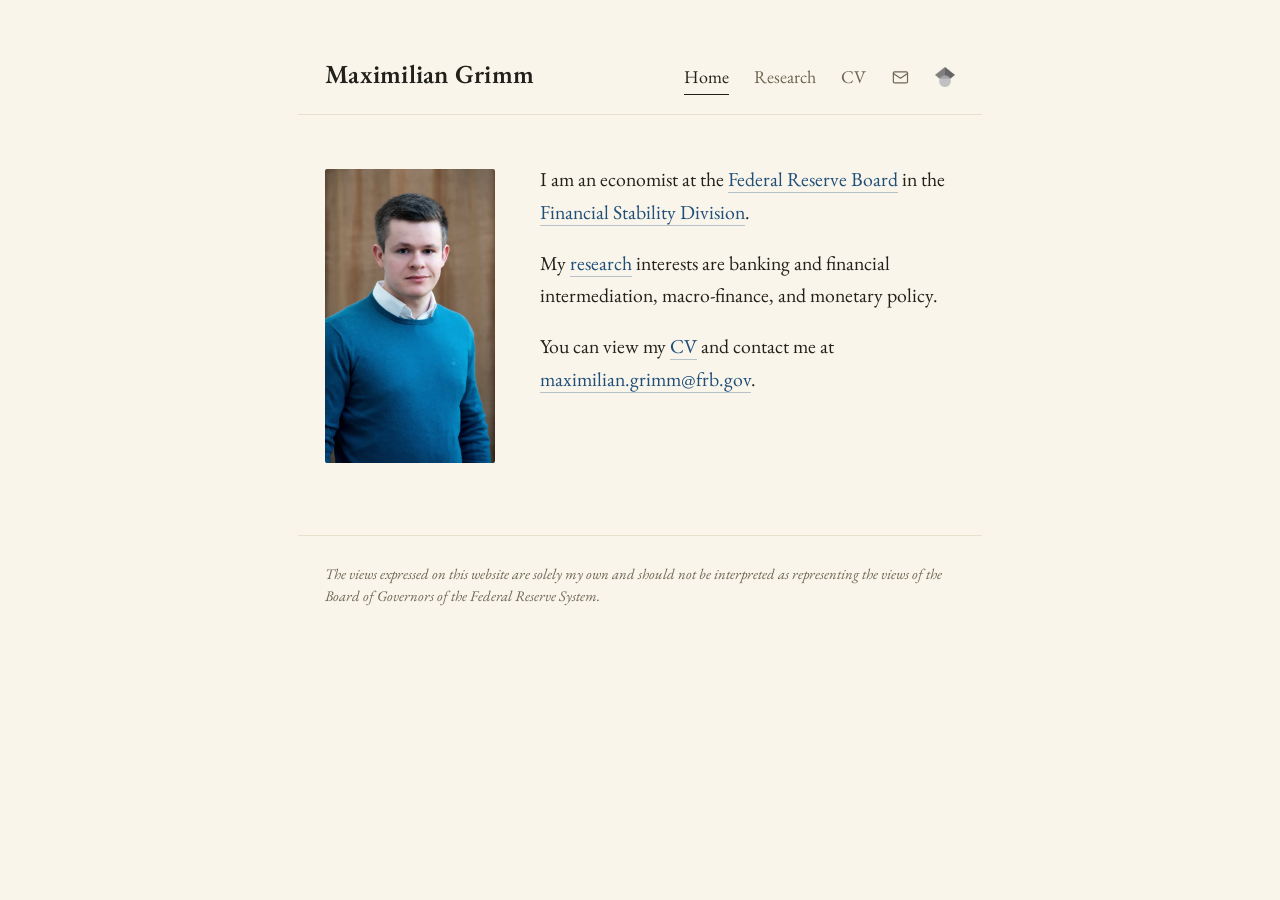
<file: index.html>
<!DOCTYPE html>
<html lang="en">
<head>
  <meta charset="UTF-8">
  <meta name="viewport" content="width=device-width, initial-scale=1">
  <title>Maximilian Grimm</title>
  <meta name="description" content="Economist at the Federal Reserve Board. Research on banking, macro-finance, and monetary policy.">
  <meta property="og:type" content="website">
  <meta property="og:url" content="https://maximiliangrimm.com/">
  <meta property="og:title" content="Maximilian Grimm">
  <meta property="og:description" content="Economist at the Federal Reserve Board. Research on banking, macro-finance, and monetary policy.">
  <meta property="og:image" content="https://maximiliangrimm.com/assets/profile.jpg">
  <meta name="twitter:card" content="summary">
  <link rel="icon" type="image/png" href="assets/favicon.png">
  <link rel="preconnect" href="https://fonts.googleapis.com">
  <link rel="preconnect" href="https://fonts.gstatic.com" crossorigin>
  <link href="https://fonts.googleapis.com/css2?family=EB+Garamond:ital,wght@0,400;0,500;0,600;1,400&display=swap" rel="stylesheet">
  <link rel="stylesheet" href="style.css">
</head>
<body>
  <header class="site-header">
    <a href="index.html" class="brand">Maximilian Grimm</a>
    <nav>
      <a href="index.html" class="active">Home</a>
      <a href="research.html">Research</a>
      <a href="assets/CV.pdf" target="_blank" rel="noopener">CV</a>
      <a href="mailto:maximilian.grimm@frb.gov" class="email-icon" aria-label="Email"><svg xmlns="http://www.w3.org/2000/svg" viewBox="0 0 24 24" fill="none" stroke="currentColor" stroke-width="1.5" stroke-linecap="round" stroke-linejoin="round" aria-hidden="true"><rect x="3" y="5" width="18" height="14" rx="1.5"/><path d="M3 7l9 6 9-6"/></svg></a>
      <a href="https://scholar.google.com/citations?user=PQj4mp8AAAAJ" target="_blank" rel="noopener" aria-label="Google Scholar"><img src="assets/googlescholar.png" alt="Google Scholar" class="scholar-icon"></a>
    </nav>
  </header>

  <main>
    <section class="intro">
      <img src="assets/profile.jpg" alt="Maximilian Grimm" class="portrait">
      <div class="bio">
        <p>
          I am an economist at the
          <a href="https://www.federalreserve.gov/" target="_blank" rel="noopener">Federal Reserve Board</a>
          in the
          <a href="https://www.federalreserve.gov/econres/fsprstaff.htm" target="_blank" rel="noopener">Financial Stability Division</a>.
        </p>
        <p>
          My <a href="research.html">research</a> interests are banking and
          financial intermediation, macro-finance, and monetary policy.
        </p>
        <p>
          You can view my <a href="assets/CV.pdf" target="_blank" rel="noopener">CV</a> and contact me at
          <a href="mailto:maximilian.grimm@frb.gov">maximilian.grimm@frb.gov</a>.
        </p>
      </div>
    </section>
  </main>

  <footer class="site-footer">
    <p>
      The views expressed on this website are solely my own and should not be
      interpreted as representing the views of the Board of Governors of the
      Federal Reserve System.
    </p>
  </footer>
</body>
</html>
</file>
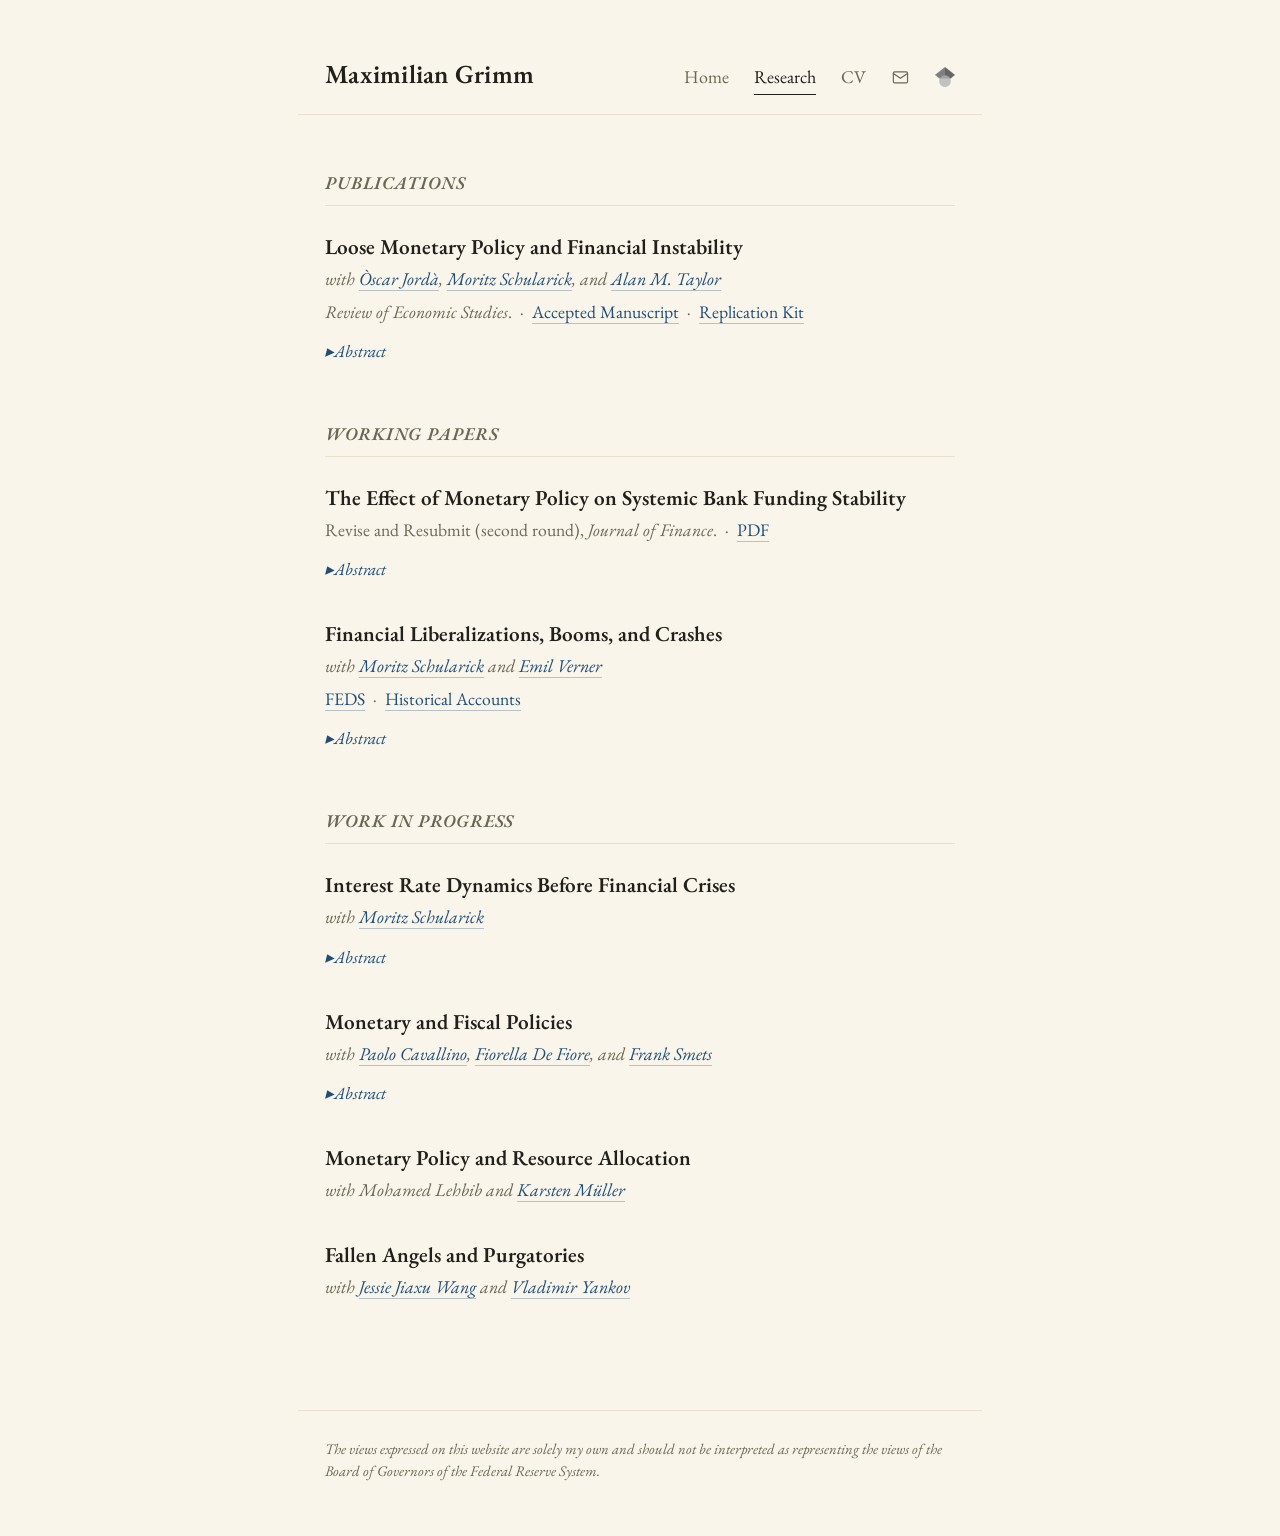
<file: research.html>
<!DOCTYPE html>
<html lang="en">
<head>
  <meta charset="UTF-8">
  <meta name="viewport" content="width=device-width, initial-scale=1">
  <title>Research — Maximilian Grimm</title>
  <meta name="description" content="Working papers and publications in macro-finance, banking, and monetary policy.">
  <meta property="og:type" content="website">
  <meta property="og:url" content="https://maximiliangrimm.com/research.html">
  <meta property="og:title" content="Research — Maximilian Grimm">
  <meta property="og:description" content="Working papers and publications in macro-finance, banking, and monetary policy.">
  <meta property="og:image" content="https://maximiliangrimm.com/assets/profile.jpg">
  <meta name="twitter:card" content="summary">
  <link rel="icon" type="image/png" href="assets/favicon.png">
  <link rel="preconnect" href="https://fonts.googleapis.com">
  <link rel="preconnect" href="https://fonts.gstatic.com" crossorigin>
  <link href="https://fonts.googleapis.com/css2?family=EB+Garamond:ital,wght@0,400;0,500;0,600;1,400&display=swap" rel="stylesheet">
  <link rel="stylesheet" href="style.css">
</head>
<body>
  <header class="site-header">
    <a href="index.html" class="brand">Maximilian Grimm</a>
    <nav>
      <a href="index.html">Home</a>
      <a href="research.html" class="active">Research</a>
      <a href="assets/CV.pdf" target="_blank" rel="noopener">CV</a>
      <a href="mailto:maximilian.grimm@frb.gov" class="email-icon" aria-label="Email"><svg xmlns="http://www.w3.org/2000/svg" viewBox="0 0 24 24" fill="none" stroke="currentColor" stroke-width="1.5" stroke-linecap="round" stroke-linejoin="round" aria-hidden="true"><rect x="3" y="5" width="18" height="14" rx="1.5"/><path d="M3 7l9 6 9-6"/></svg></a>
      <a href="https://scholar.google.com/citations?user=PQj4mp8AAAAJ" target="_blank" rel="noopener" aria-label="Google Scholar"><img src="assets/googlescholar.png" alt="Google Scholar" class="scholar-icon"></a>
    </nav>
  </header>

  <main>

    <!-- ============ PUBLICATIONS ============ -->
    <h2 class="section">Publications</h2>

    <article class="paper">
      <h3>Loose Monetary Policy and Financial Instability</h3>
      <p class="authors">
        with
        <a href="https://sites.google.com/site/oscarjorda/" target="_blank" rel="noopener">Òscar Jordà</a>,
        <a href="https://www.moritzschularick.com/" target="_blank" rel="noopener">Moritz Schularick</a>, and
        <a href="https://sites.google.com/view/amtaylor/home" target="_blank" rel="noopener">Alan M. Taylor</a>
      </p>
      <p class="venue">
        <em>Review of Economic Studies</em>.
        &nbsp;·&nbsp; <a href="https://doi.org/10.1093/restud/rdag044" target="_blank" rel="noopener">Accepted Manuscript</a>
        &nbsp;·&nbsp; <a href="https://zenodo.org/records/19036252" target="_blank" rel="noopener">Replication Kit</a>
      </p>
      <details>
        <summary>Abstract</summary>
        <p>Do periods of persistently loose monetary policy increase financial fragility and the likelihood of a financial crisis? This is a central question for policymakers, yet the literature does not provide systematic empirical evidence about this link at the aggregate level. In this paper we fill this gap by analyzing long-run historical data. We find that when the stance of monetary policy is accommodative over an extended period, the likelihood of financial turmoil in the medium term increases considerably. We investigate the causal pathways that lead to this result and argue that credit creation and asset price overheating are important intermediating channels.</p>
      </details>
    </article>

    <!-- ============ WORKING PAPERS ============ -->
    <h2 class="section">Working Papers</h2>

    <article class="paper">
      <h3>The Effect of Monetary Policy on Systemic Bank Funding Stability</h3>
      <p class="venue">
        Revise and Resubmit (second round), <em>Journal of Finance</em>.
        &nbsp;·&nbsp; <a href="https://www.dropbox.com/scl/fi/7x0cuejrcm5okdf9a26bt/paper.pdf?rlkey=ygp1u26knhdp9qj2w7esnxvqn&amp;dl=0" target="_blank" rel="noopener">PDF</a>
      </p>
      <details>
        <summary>Abstract</summary>
        <p>Does monetary policy affect funding vulnerabilities of banking systems? Using a newly constructed worldwide dataset covering the liability structure of banking sectors at monthly frequency, I show that contractionary monetary policy raises financial stability risk by shifting funding toward non-core, market-based sources. I rationalize this effect of monetary policy on banks' funding vulnerabilities in a model in which profit-maximizing banks do not internalize the risk stemming from rising runnable debt. This paper shows that monetary policy has direct consequences for systemic financial stability by changing the liability structure of the banking system.</p>
      </details>
    </article>

    <article class="paper">
      <h3>Financial Liberalizations, Booms, and Crashes</h3>
      <p class="authors">
        with
        <a href="https://www.moritzschularick.com/" target="_blank" rel="noopener">Moritz Schularick</a> and
        <a href="https://www.emilverner.com/" target="_blank" rel="noopener">Emil Verner</a>
      </p>
      <p class="venue">
        <a href="https://www.federalreserve.gov/econres/feds/financial-liberalizations-booms-and-crashes.htm" target="_blank" rel="noopener">FEDS</a>
        &nbsp;·&nbsp; <a href="https://raw.githubusercontent.com/maximiliangrimm/FinancialLiberalization/main/historical_accounts.pdf" target="_blank" rel="noopener">Historical Accounts</a>
      </p>
      <details>
        <summary>Abstract</summary>
        <p>Financial liberalization is often seen as a way to deepen credit markets and stimulate economic growth, but it may also fuel credit booms that end in crisis. We construct a new cross-country database of banking regulation policies covering 21 regulatory indicators for 18 advanced economies since World War II. We distinguish liberalizations that directly relax constraints on credit supply from broader financial reforms. Liberalizations that directly affect credit supply lead to substantial expansions in private credit. Credit expansion is concentrated in non-tradable sectors and is not accompanied by higher interest rates or credit spreads in the short run, consistent with an outward shift in credit supply. Real GDP rises over the following 2 to 4 years, but the gains are temporary. On average, GDP returns to trend in the medium run, and there is an increase in the risk of financial crisis and worse downside growth outcomes. Only liberalizations that directly expand credit supply generate these boom-bust dynamics. Based on these estimates, financial liberalization is welfare-improving for coefficients of relative risk aversion below 7.2, a moderately high value.</p>
      </details>
    </article>

    <!-- ============ WORK IN PROGRESS ============ -->
    <h2 class="section">Work in Progress</h2>

    <article class="paper">
      <h3>Interest Rate Dynamics Before Financial Crises</h3>
      <p class="authors">with <a href="https://www.moritzschularick.com/" target="_blank" rel="noopener">Moritz Schularick</a></p>
      <details>
        <summary>Abstract</summary>
        <p>Using long-run data for 18 advanced economies, we show that the forecasting power of the yield curve for recession rests on the small subset of recessions that coincide with financial crises. We uncover a distinct pattern that differentiates the behavior of the yield curve before normal recessions and financial crises: before crises, the short-term rate rises while the long-term rate stays put. Before normal recessions, both ends of the yield curve fall. We show that a falling yield curve spread in an environment of booming bank lending provides a valuable signal for financial instability. This is driven by compressed pricing of risk and reflected in a declining term premium.</p>
      </details>
    </article>

    <article class="paper">
      <h3>Monetary and Fiscal Policies</h3>
      <p class="authors">
        with
        <a href="https://sites.google.com/site/pcavallino/" target="_blank" rel="noopener">Paolo Cavallino</a>,
        <a href="https://www.bis.org/author/fiorella-de-fiore" target="_blank" rel="noopener">Fiorella De Fiore</a>, and
        <a href="https://www.bis.org/author/frank-smets" target="_blank" rel="noopener">Frank Smets</a>
      </p>
      <details>
        <summary>Abstract</summary>
        <p>This paper examines the interaction between monetary and fiscal policy through their effects on financial market conditions, both theoretically and empirically. Monetary and fiscal policy influence the allocation directly through changes in their instruments and indirectly by impacting banks' balance sheets and credit availability. Monetary policy can affect the economy through two channels for a given fiscal stance. First, higher policy rates increase government borrowing costs, reducing the value of bonds on banks' balance sheets. This tightens banks' leverage constraints and limits their ability to raise deposits for credit. Second, quantitative tightening raises the share of bonds held by the private sector, further tightening banks' leverage constraints, similar to a rate hike. Fiscal policy that increases public debt also tightens banks' leverage constraints for a given monetary stance, increasing private sector bond holdings and adversely impacting credit and real activity.</p>
      </details>
    </article>

    <article class="paper">
      <h3>Monetary Policy and Resource Allocation</h3>
      <p class="authors">with Mohamed Lehbib and <a href="https://www.karstenmueller.com/" target="_blank" rel="noopener">Karsten Müller</a></p>
    </article>

    <article class="paper">
      <h3>Fallen Angels and Purgatories</h3>
      <p class="authors">with <a href="https://jiaxuwang.com/" target="_blank" rel="noopener">Jessie Jiaxu Wang</a> and <a href="https://odalv.net/" target="_blank" rel="noopener">Vladimir Yankov</a></p>
    </article>

  </main>

  <footer class="site-footer">
    <p>
      The views expressed on this website are solely my own and should not be
      interpreted as representing the views of the Board of Governors of the
      Federal Reserve System.
    </p>
  </footer>
</body>
</html>
</file>
<file: style.css>
/* ==========================================================================
   Maximilian Grimm — personal site
   Aesthetic: parchment scholarly, all-serif, narrow measure
   ========================================================================== */

:root {
  --paper:   #f9f5ea;   /* parchment background (yellow-leaning, not cream) */
  --ink:     #21201a;   /* near-black text, slight olive cast */
  --muted:   #6c6754;   /* secondary text, metadata (olive-taupe) */
  --rule:    #e6e0cd;   /* aged-paper dividers */
  --accent:  #1f4e79;   /* Prussian navy for links */
  --accent-hover: #143a5e;

  --measure: 38rem;     /* content column width */
  --pad-x:   1.5rem;
}

* { box-sizing: border-box; }

html {
  font-size: 18px;       /* slightly larger base; readable for body text */
  scroll-behavior: smooth;
}

body {
  margin: 0;
  background: var(--paper);
  color: var(--ink);
  font-family: "EB Garamond", Georgia, "Times New Roman", serif;
  font-weight: 400;
  font-feature-settings: "kern" 1, "liga" 1, "onum" 1;
  line-height: 1.6;
  -webkit-font-smoothing: antialiased;
  -moz-osx-font-smoothing: grayscale;
}

/* ==========================================================================
   Header
   ========================================================================== */

.site-header {
  max-width: var(--measure);
  margin: 0 auto;
  padding: 3rem var(--pad-x) 0;
  display: flex;
  flex-wrap: wrap;
  justify-content: space-between;
  align-items: baseline;
  gap: 1rem;
  border-bottom: 1px solid var(--rule);
  padding-bottom: 1rem;
}

.brand {
  font-size: 1.45rem;
  font-weight: 600;
  letter-spacing: 0.01em;
  color: var(--ink);
  text-decoration: none;
}

.site-header nav {
  display: flex;
  gap: 1.4rem;
  font-size: 1rem;
}

.site-header nav a {
  color: var(--muted);
  text-decoration: none;
  position: relative;
  padding-bottom: 2px;
}

.site-header nav a:hover {
  color: var(--accent);
}

.site-header nav a.active {
  color: var(--ink);
}
.site-header nav a.active::after {
  content: "";
  position: absolute;
  left: 0; right: 0; bottom: -1px;
  height: 1px;
  background: var(--ink);
}

.site-header nav .scholar-icon {
  height: 1.1em;
  width: auto;
  vertical-align: -0.2em;
  filter: grayscale(1);
  transition: opacity 120ms ease;
}
.site-header nav a:hover .scholar-icon { opacity: 0.7; }

.site-header nav .email-icon svg {
  width: 1.05em;
  height: 1.05em;
  vertical-align: -0.2em;
}

/* ==========================================================================
   Main
   ========================================================================== */

main {
  max-width: var(--measure);
  margin: 0 auto;
  padding: 3rem var(--pad-x) 4rem;
}

main p { margin: 0 0 1rem; }

main a {
  color: var(--accent);
  text-decoration: none;
  border-bottom: 1px solid rgba(31, 78, 121, 0.3);
  transition: border-color 120ms ease, color 120ms ease;
}
main a:hover {
  color: var(--accent-hover);
  border-bottom-color: var(--accent-hover);
}

/* Section headings on research page */
h2.section {
  font-size: 1rem;
  font-weight: 600;
  font-style: italic;
  letter-spacing: 0.05em;
  text-transform: uppercase;
  color: var(--muted);
  margin: 3rem 0 1.5rem;
  padding-bottom: 0.4rem;
  border-bottom: 1px solid var(--rule);
}
h2.section:first-child { margin-top: 0; }

/* ==========================================================================
   Landing page intro
   ========================================================================== */

.intro {
  display: grid;
  grid-template-columns: 170px 1fr;
  gap: 2.5rem;
  align-items: start;
}

.portrait {
  width: 100%;
  height: auto;
  display: block;
  border-radius: 2px;
  filter: saturate(0.95);
}

.bio p {
  font-size: 1.1rem;
  line-height: 1.65;
}

.bio p:first-child { margin-top: -0.3rem; }

@media (max-width: 600px) {
  .intro {
    grid-template-columns: 1fr;
    gap: 1.5rem;
  }
  .portrait { max-width: 180px; }
}

/* ==========================================================================
   Papers
   ========================================================================== */

.paper {
  margin-bottom: 2rem;
}

.paper h3 {
  font-size: 1.18rem;
  font-weight: 600;
  margin: 0 0 0.25rem;
  line-height: 1.3;
  color: var(--ink);
}

.paper .authors {
  font-style: italic;
  color: var(--muted);
  margin: 0 0 0.25rem;
  font-size: 1rem;
}

.paper .venue {
  font-size: 0.98rem;
  color: var(--muted);
  margin: 0;
}

.paper details {
  margin-top: 0.6rem;
}

.paper summary {
  cursor: pointer;
  color: var(--accent);
  font-size: 0.95rem;
  font-style: italic;
  display: inline-block;
  list-style: none;
  user-select: none;
}
.paper summary::-webkit-details-marker { display: none; }
.paper summary::before {
  content: "▸ ";
  display: inline-block;
  transition: transform 150ms ease;
}
.paper details[open] summary::before {
  content: "▾ ";
}
.paper summary:hover { color: var(--accent-hover); }

.paper details > p {
  margin: 0.5rem 0 0;
  padding-left: 0.9rem;
  border-left: 2px solid var(--rule);
  color: #3d392b;
  font-size: 1rem;
  line-height: 1.55;
}

/* ==========================================================================
   Footer
   ========================================================================== */

.site-footer {
  max-width: var(--measure);
  margin: 0 auto;
  padding: 1.5rem var(--pad-x) 3rem;
  border-top: 1px solid var(--rule);
}

.site-footer p {
  font-size: 0.82rem;
  font-style: italic;
  color: var(--muted);
  line-height: 1.5;
  margin: 0;
}
</file>
